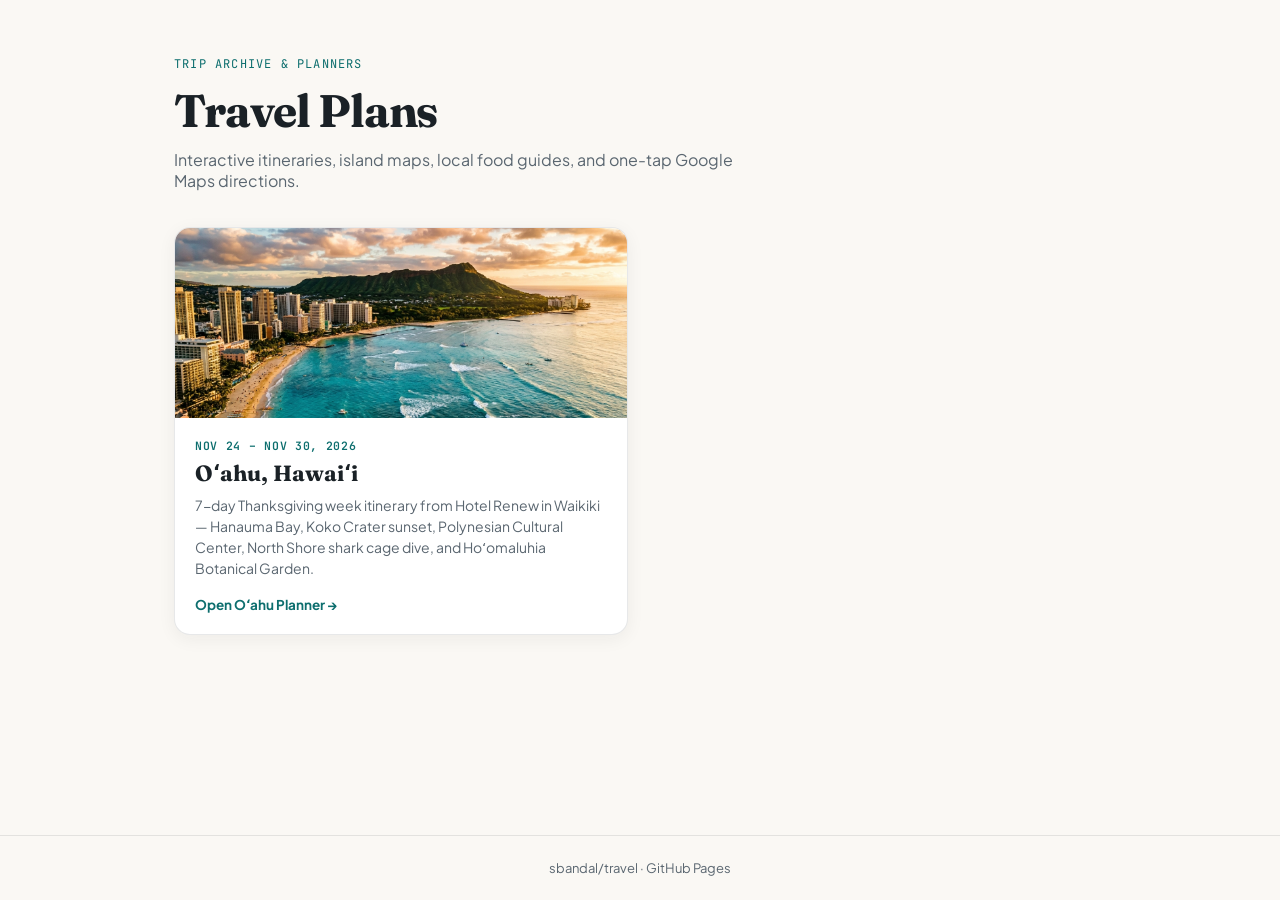
<file: index.html>
<!DOCTYPE html>
<html lang="en">
  <head>
    <meta charset="UTF-8" />
    <meta name="viewport" content="width=device-width, initial-scale=1.0" />
    <title>Travel Plans · Interactive Trip Planners</title>
    <meta name="description" content="Collection of interactive travel itineraries, maps, and local food guides." />
    <link rel="preconnect" href="https://fonts.googleapis.com" />
    <link rel="preconnect" href="https://fonts.gstatic.com" crossorigin />
    <link
      href="https://fonts.googleapis.com/css2?family=Fraunces:opsz,wght@9..144,600&family=JetBrains+Mono:wght@500;600&family=Plus+Jakarta+Sans:wght@400;500;600;700&display=swap"
      rel="stylesheet"
    />
    <style>
      :root {
        --bg: #faf8f4;
        --surface: #ffffff;
        --ink: #1a2126;
        --muted: #5a6670;
        --accent: #0d6e6e;
        --border: rgba(26, 33, 38, 0.1);
      }

      * {
        box-sizing: border-box;
      }

      body {
        margin: 0;
        font-family: 'Plus Jakarta Sans', -apple-system, BlinkMacSystemFont, sans-serif;
        background: var(--bg);
        color: var(--ink);
        min-height: 100vh;
        display: flex;
        flex-direction: column;
      }

      main {
        width: 100%;
        max-width: 980px;
        margin: 0 auto;
        padding: 56px 24px 72px;
        flex: 1;
      }

      .kicker {
        font-family: 'JetBrains Mono', monospace;
        font-size: 12px;
        letter-spacing: 0.1em;
        text-transform: uppercase;
        color: var(--accent);
        margin: 0 0 10px;
      }

      h1 {
        font-family: 'Fraunces', Georgia, serif;
        font-size: clamp(2rem, 4vw, 2.85rem);
        letter-spacing: -0.025em;
        margin: 0 0 10px;
      }

      .lead {
        color: var(--muted);
        font-size: 16px;
        margin: 0 0 36px;
        max-width: 560px;
      }

      .trip-grid {
        display: grid;
        grid-template-columns: repeat(auto-fill, minmax(300px, 1fr));
        gap: 24px;
      }

      .trip-card {
        display: flex;
        flex-direction: column;
        background: var(--surface);
        border: 1px solid var(--border);
        border-radius: 16px;
        overflow: hidden;
        text-decoration: none;
        color: inherit;
        box-shadow: 0 4px 18px rgba(26, 33, 38, 0.06);
        transition: transform 0.2s cubic-bezier(0.22, 1, 0.36, 1), box-shadow 0.2s ease;
      }

      .trip-card:hover {
        transform: translateY(-3px);
        box-shadow: 0 12px 30px rgba(26, 33, 38, 0.11);
      }

      .trip-card img {
        width: 100%;
        height: 190px;
        object-fit: cover;
        display: block;
      }

      .trip-card-body {
        padding: 20px;
      }

      .trip-dates {
        font-family: 'JetBrains Mono', monospace;
        font-size: 11.5px;
        color: var(--accent);
        font-weight: 600;
        text-transform: uppercase;
        letter-spacing: 0.06em;
        margin-bottom: 6px;
      }

      .trip-card h2 {
        font-family: 'Fraunces', Georgia, serif;
        font-size: 22px;
        margin: 0 0 8px;
      }

      .trip-card p {
        margin: 0 0 14px;
        font-size: 14px;
        color: var(--muted);
        line-height: 1.5;
      }

      .trip-cta {
        font-size: 13.5px;
        font-weight: 700;
        color: var(--accent);
      }

      footer {
        text-align: center;
        padding: 24px;
        font-size: 13px;
        color: var(--muted);
        border-top: 1px solid var(--border);
      }
    </style>
  </head>
  <body>
    <main>
      <p class="kicker">Trip Archive &amp; Planners</p>
      <h1>Travel Plans</h1>
      <p class="lead">Interactive itineraries, island maps, local food guides, and one-tap Google Maps directions.</p>

      <div class="trip-grid">
        <a class="trip-card" href="./oahu/">
          <img src="./oahu/assets/oahu-hero.jpg" alt="Waikiki Beach and Diamond Head at golden hour, Oʻahu" />
          <div class="trip-card-body">
            <div class="trip-dates">Nov 24 – Nov 30, 2026</div>
            <h2>Oʻahu, Hawaiʻi</h2>
            <p>
              7-day Thanksgiving week itinerary from Hotel Renew in Waikiki — Hanauma Bay, Koko Crater sunset,
              Polynesian Cultural Center, North Shore shark cage dive, and Hoʻomaluhia Botanical Garden.
            </p>
            <span class="trip-cta">Open Oʻahu Planner →</span>
          </div>
        </a>
      </div>
    </main>

    <footer>sbandal/travel · GitHub Pages</footer>
  </body>
</html>
</file>
